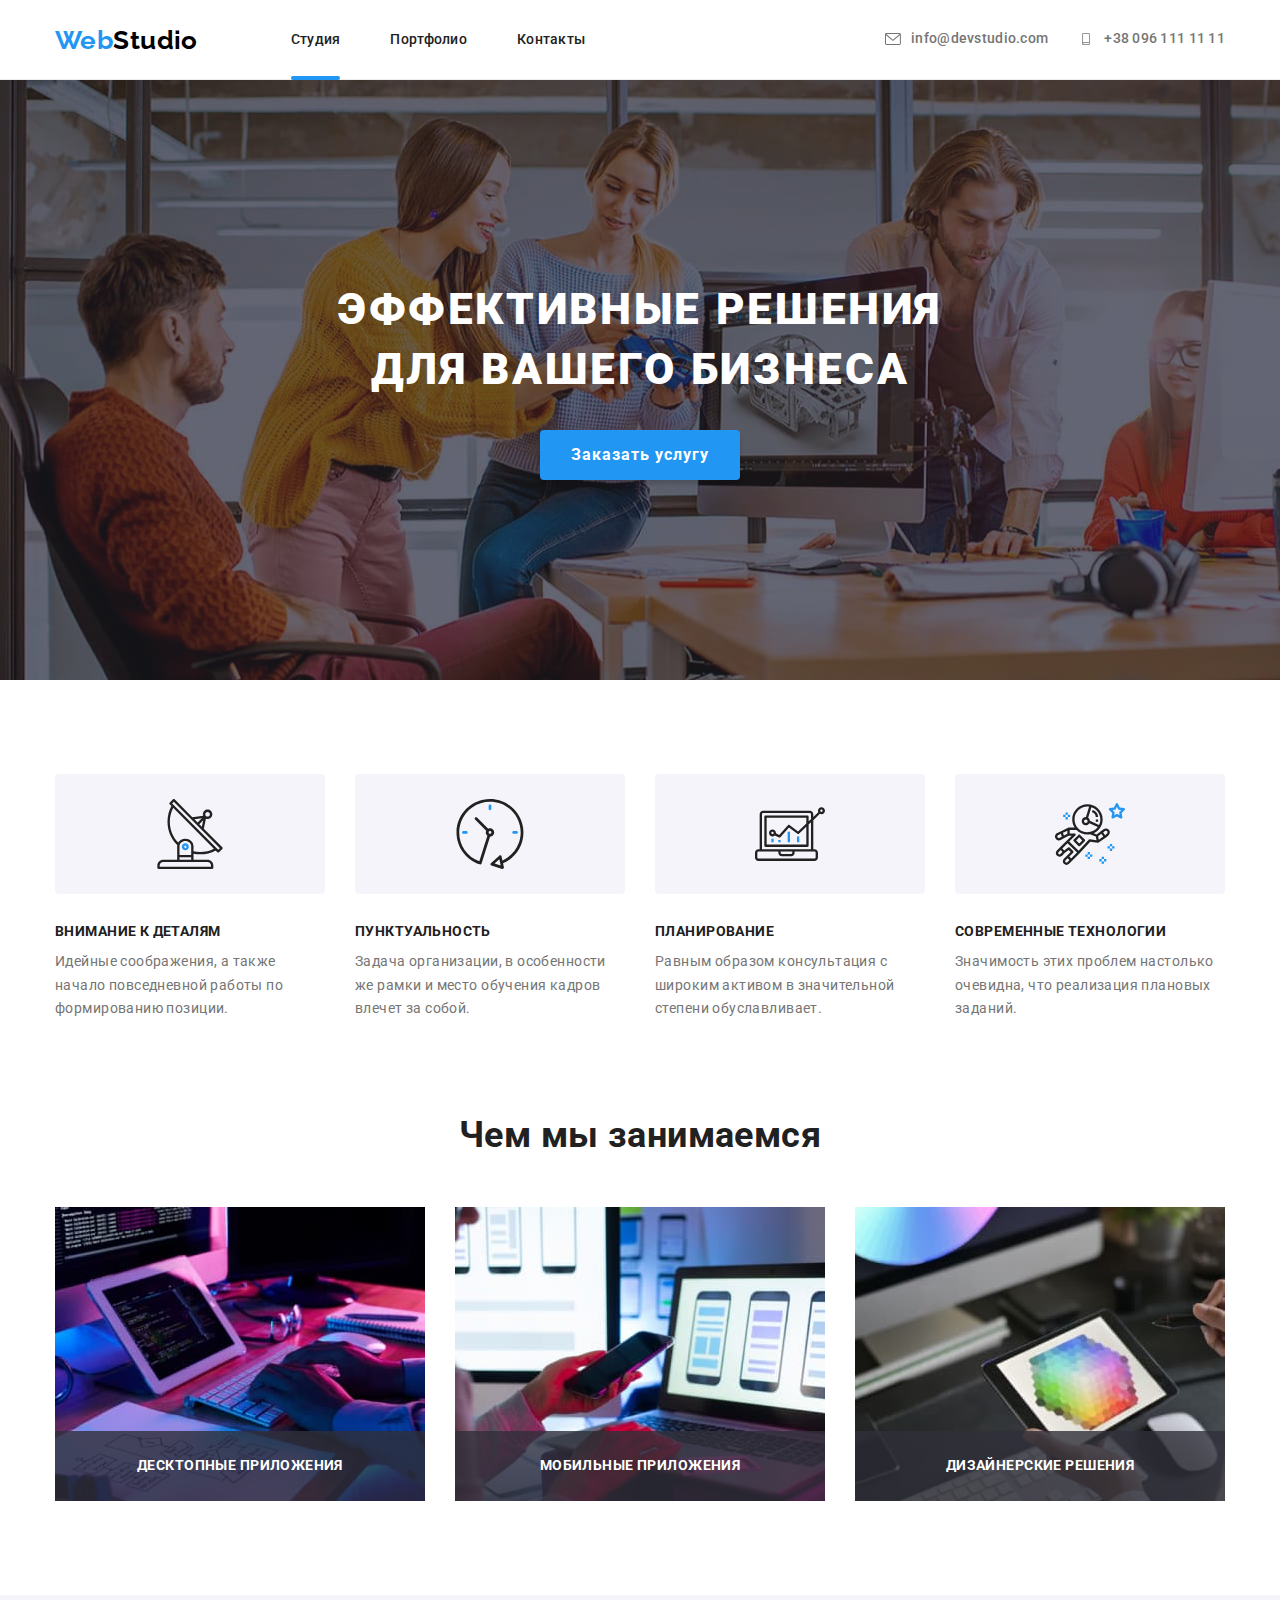
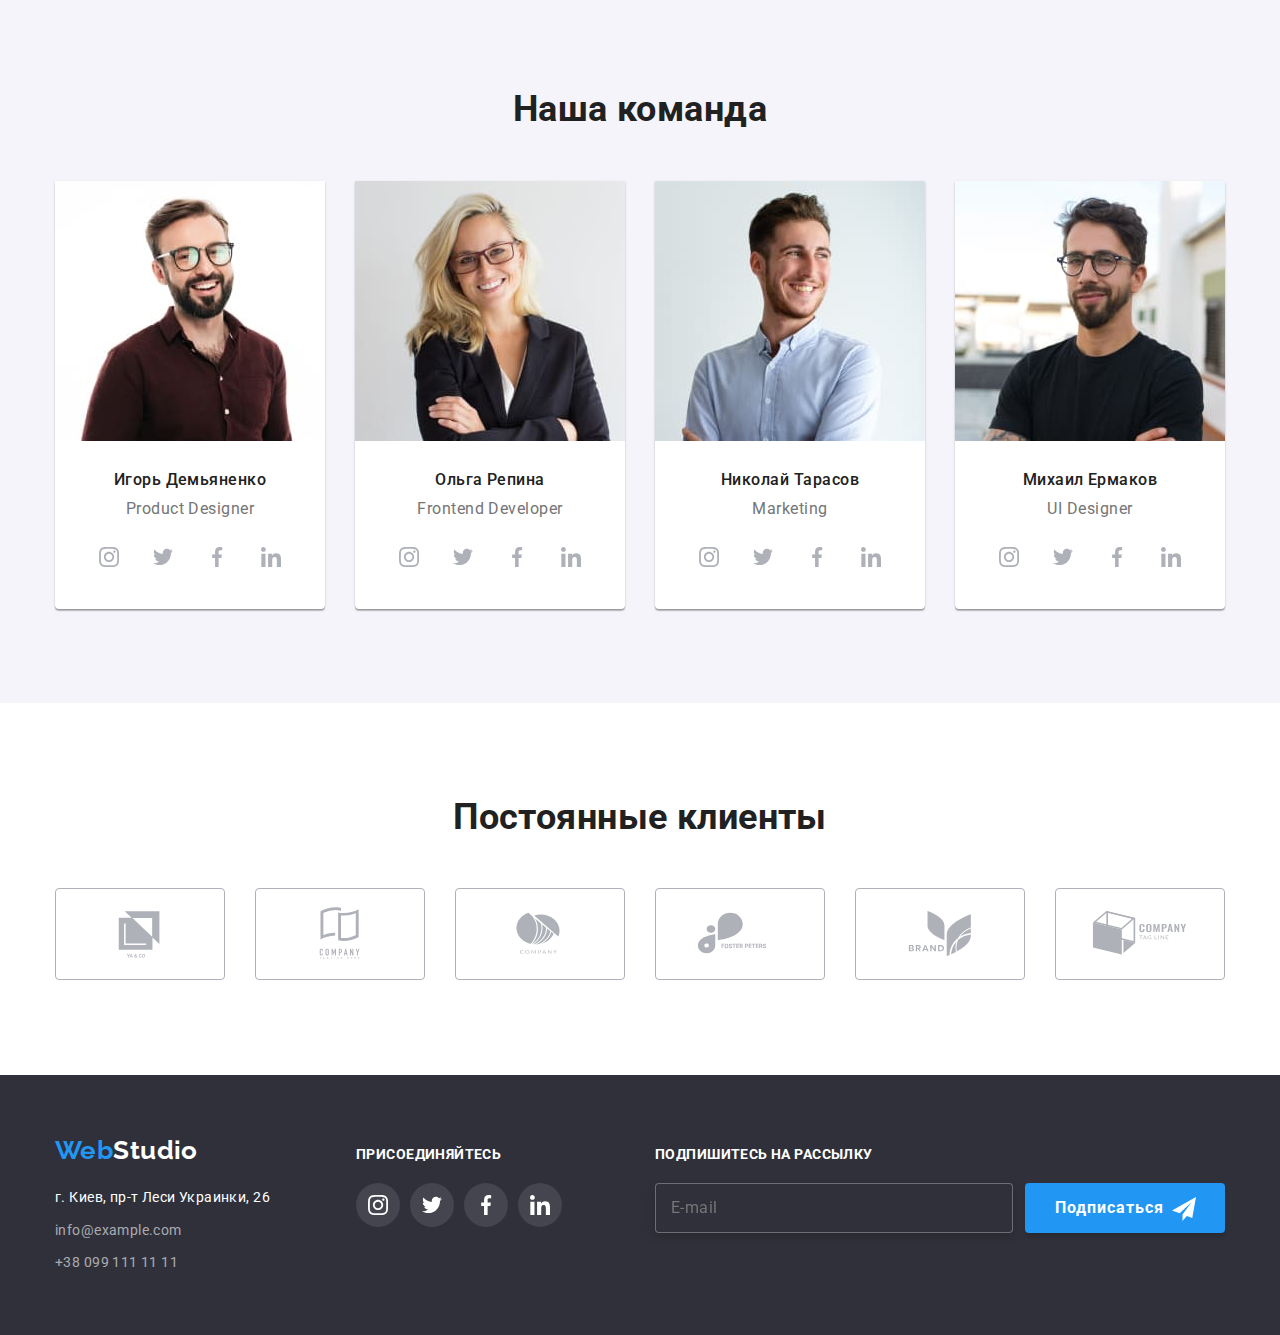
<file: index.html>
<!DOCTYPE html>
<html lang="ru">

<head>
    <meta charset="UTF-8">
    <meta http-equiv="X-UA-Compatible" content="IE=edge">
    <meta name="viewport" content="width=device-width, initial-scale=1.0">
    <title>Студия</title>

    <link rel="preconnect" href="https://fonts.googleapis.com">
    <link rel="preconnect" href="https://fonts.gstatic.com" crossorigin>
    <link
        href="https://fonts.googleapis.com/css2?family=Raleway:wght@700&family=Roboto:wght@400;500;700;900&display=swap"
        rel="stylesheet">

    <link rel="stylesheet" href="./css/main.min.css">
</head>

<body>

    <!-- Шапка страницы -->
    <header class="header">
        <div class="container header-container">
            <!-- логотип и навигация -->
            <nav class="header-nav">

                <a href="/" class="logo">
                    Web<span class="logo-header--color">Studio</span>
                </a>

                <ul class="site-nav list">
                    <li class="site-nav__item">
                        <a href="" class="site-nav__link site-nav__link--active">Студия</a>
                    </li>
                    <li class="site-nav__item">
                        <a href="./portfolio.html" class="site-nav__link">Портфолио</a>
                    </li>
                    <li class="site-nav__item">
                        <a href="" class="site-nav__link">Контакты</a>
                    </li>
                </ul>

            </nav>

            <ul class="header-contacts list">
                <li class="header-contacts__item">
                    <a href="mailto:info@devstudio.com" class="header-contacts__link ">
                        <svg class="header-icon__button">
                            <use href="./images/sprite.svg#ico-envelope"></use>
                        </svg>
                        info@devstudio.com
                    </a>
                </li>
                <li class="header-contacts__item">
                    <a href="tel:+380961111111" class="header-contacts__link ">
                        <svg class="header-icon__button">
                            <use href="./images/sprite.svg#ico-smartphone"></use>
                        </svg>
                        +38 096 111 11 11
                    </a>
                </li>
            </ul>
            
        </div>

        <div class="header-line__bottom"></div>
    </header>

    <main>
        <!-- Герой -->
        <section class="section hero">
            <div class="container">
                <h1 class="hero-title">Эффективные решения<br /> для вашего бизнеса</h1>
                <button type="button" class="hero-btn" data-modal-open>Заказать услугу</button>
            </div>
        </section>

        <!-- Особенности -->
        <section class="section feature">
            <div class="container">
                <h2 hidden>Особенности</h2>
                <ul class="feature-list list">
                    <li class="feature-list__item">
                        <div class="feature-icon">
                            <svg class="feature-icon__svg">
                                <use href="./images/sprite.svg#ico-antenna"></use>
                            </svg>
                        </div>
                        <h3 class="feature-list__title">Внимание к деталям</h3>
                        <p class="feature-list__text">
                            Идейные соображения, а также начало повседневной работы по формированию позиции.
                        </p>
                    </li>
                    <li class="feature-list__item">
                        <div class="feature-icon">
                            <svg class="feature-icon__svg">
                                <use href="./images/sprite.svg#ico-clock">
                                </use>
                            </svg>
                        </div>
                        <h3 class="feature-list__title">Пунктуальность</h3>
                        <p class="feature-list__text">
                            Задача организации, в особенности же рамки и место обучения кадров влечет за собой.
                        </p>
                    </li>
                    <li class="feature-list__item">
                        <div class="feature-icon">
                            <svg class="feature-icon__svg">
                                <use href="./images/sprite.svg#ico-diagram"></use>
                            </svg>
                        </div>
                        <h3 class="feature-list__title">Планирование</h3>
                        <p class="feature-list__text">
                            Равным образом консультация с широким активом в значительной степени обуславливает.
                        </p>
                    </li>
                    <li class="feature-list__item">
                        <div class="feature-icon">
                            <svg class="feature-icon__svg">
                                <use href="./images/sprite.svg#ico-astronaut"></use>
                            </svg>
                        </div>
                        <h3 class="feature-list__title">Современные технологии</h3>
                        <p class="feature-list__text">
                            Значимость этих проблем настолько очевидна, что реализация плановых заданий.
                        </p>
                    </li>
                </ul>
            </div>
        </section>

        <!-- Чем мы занимаемся-->

        <section class="section doing-work">
            <div class="container">
                <h2 class="doing-work__title">Чем мы занимаемся</h2>
                <ul class="doing-work__list list">
                    <li class="doing-work__item">
                        <div class="doing-work__annexes">
                            <img src="./images/box.jpg" alt="разметка" width="370" height="294" class="doing-work__img">

                            <p class="doing-work__text">Десктопные приложения</p>
                        </div>
                    </li>
                    <li class="doing-work__item">
                        <div class="doing-work__annexes">
                            <img src="./images/phones.jpg" alt="верстка под телефоны" width="370" height="294"
                                class="doing-work__img">

                            <p class="doing-work__text">Мобильные приложения</p>
                        </div>
                    </li>
                    <li class="doing-work__item">
                        <div class="doing-work__annexes">
                            <img src="./images/tablet.jpg" alt="верстка под телефоны" width="370" height="294"
                                class="doing-work__img">
                            <p class="doing-work__text">Дизайнерские решения</p>
                        </div>
                    </li>

                </ul>
            </div>
        </section>

        <!-- Команда разработчиков -->
        <section class="section development-team">
            <div class="container">
                <h2 class="development-team__title">Наша команда</h2>
                <ul class="development-team__list list">
                    <li class="development-team__item">
                        <img src="./images/igor.jpg" alt="Игорь Демьяненко" width="270" height="260" class="development-team__img">
                        <div class="development-team__content">
                            <h3 class="development-team__name">Игорь Демьяненко</h3>
                            <p class="development-team__skills">Product Designer</p>
                        </div>

                        <!-- иконки на соц.сети -->
                        <ul class="social-network list">
                            <li class="social-network__item">
                                <a href="" class="social-network__link">
                                    <svg class="social-network__svg">
                                        <use href="./images/sprite.svg#ico-instagram"></use>
                                    </svg>
                                </a>
                            </li>
                            <li class="social-network__item">
                                <a href="" class="social-network__link">
                                    <svg class="social-network__svg">
                                        <use href="./images/sprite.svg#ico-twitter"></use>
                                    </svg>
                                </a>
                            </li>
                            <li class="social-network__item">
                                <a href="" class="social-network__link">
                                    <svg class="social-network__svg">
                                        <use href="./images/sprite.svg#ico-facebook"></use>
                                    </svg>
                                </a>
                            </li>
                            <li class="social-network__item">
                                <a href="" class="social-network__link">
                                    <svg class="social-network__svg">
                                        <use href="./images/sprite.svg#ico-linkedin"></use>
                                    </svg>
                                </a>
                            </li>
                        </ul>
                    </li>
                    <li class="development-team__item">
                        <img src="./images/olga.jpg" alt="Ольга Репина" width="270" height="260" class="development-team__img">
                        <div class="development-team__content">
                            <h3 class="development-team__name">Ольга Репина</h3>
                            <p class="development-team__skills">Frontend Developer</p>
                        </div>
                        <!-- иконки на соц.сети -->
                        <ul class="social-network list">
                            <li class="social-network__item">
                                <a href="" class="social-network__link">
                                    <svg class="social-network__svg">
                                        <use href="./images/sprite.svg#ico-instagram"></use>
                                    </svg>
                                </a>
                            </li>
                            <li class="social-network__item">
                                <a href="" class="social-network__link">
                                    <svg class="social-network__svg">
                                        <use href="./images/sprite.svg#ico-twitter"></use>
                                    </svg>
                                </a>
                            </li>
                            <li class="social-network__item">
                                <a href="" class="social-network__link">
                                    <svg class="social-network__svg">
                                        <use href="./images/sprite.svg#ico-facebook"></use>
                                    </svg>
                                </a>
                            </li>
                            <li class="social-network__item">
                                <a href="" class="social-network__link">
                                    <svg class="social-network__svg">
                                        <use href="./images/sprite.svg#ico-linkedin"></use>
                                    </svg>
                                </a>
                            </li>
                        </ul>
                    </li>
                    <li class="development-team__item">
                        <img src="./images/nikolay.jpg" alt="Николай Тарасов" width="270" height="260" class="development-team__img">
                        <div class="development-team__content">
                            <h3 class="development-team__name">Николай Тарасов</h3>
                            <p class="development-team__skills">Marketing</p>
                        </div>
                        <!-- иконки на соц.сети -->
                        <ul class="social-network list">
                            <li class="social-network__item">
                                <a href="" class="social-network__link">
                                    <svg class="social-network__svg">
                                        <use href="./images/sprite.svg#ico-instagram"></use>
                                    </svg>
                                </a>
                            </li>
                            <li class="social-network__item">
                                <a href="" class="social-network__link">
                                    <svg class="social-network__svg">
                                        <use href="./images/sprite.svg#ico-twitter"></use>
                                    </svg>
                                </a>
                            </li>
                            <li class="social-network__item">
                                <a href="" class="social-network__link">
                                    <svg class="social-network__svg">
                                        <use href="./images/sprite.svg#ico-facebook"></use>
                                    </svg>
                                </a>
                            </li>
                            <li class="social-network__item">
                                <a href="" class="social-network__link">
                                    <svg class="social-network__svg">
                                        <use href="./images/sprite.svg#ico-linkedin"></use>
                                    </svg>
                                </a>
                            </li>
                        </ul>
                    </li>
                    <li class="development-team__item">
                        <img src="./images/mikhail.jpg" alt="Михаил Ермаков" width="270" height="260" class="development-team__img">
                        <div class="development-team__content">
                            <h3 class="development-team__name">Михаил Ермаков</h3>
                            <p class="development-team__skills">UI Designer</p>
                        </div>
                        <!-- иконки на соц.сети -->
                        <ul class="social-network list">
                            <li class="social-network__item">
                                <a href="" class="social-network__link">
                                    <svg class="social-network__svg">
                                        <use href="./images/sprite.svg#ico-instagram"></use>
                                    </svg>
                                </a>
                            </li>
                            <li class="social-network__item">
                                <a href="" class="social-network__link">
                                    <svg class="social-network__svg">
                                        <use href="./images/sprite.svg#ico-twitter"></use>
                                    </svg>
                                </a>
                            </li>
                            <li class="social-network__item">
                                <a href="" class="social-network__link">
                                    <svg class="social-network__svg">
                                        <use href="./images/sprite.svg#ico-facebook"></use>
                                    </svg>
                                </a>
                            </li>
                            <li class="social-network__item">
                                <a href="" class="social-network__link">
                                    <svg class="social-network__svg">
                                        <use href="./images/sprite.svg#ico-linkedin"></use>
                                    </svg>
                                </a>
                            </li>
                        </ul>
                    </li>
                </ul>
            </div>
        </section>

        <!-- Постоянные клиенты -->
        <section class="section customers">
            <div class="container customers-reg">
                <h2 class="customers-reg__title">Постоянные клиенты</h2>
                <ul class="customers-reg__list list">
                    <li class="customers-reg__item">
                        <a href="" class="customers-reg__link">
                            <svg class="customers-reg__icon">
                                <use href="./images/sprite.svg#ico-Logo-2">

                                </use>
                            </svg>
                        </a>
                    </li>
                    <li class="customers-reg__item">
                        <a href="" class="customers-reg__link">
                            <svg class="customers-reg__icon">
                                <use href="./images/sprite.svg#ico-Logo-1-1">

                                </use>
                            </svg>
                        </a>
                    </li>
                    <li class="customers-reg__item">
                        <a href="" class="customers-reg__link">
                            <svg class="customers-reg__icon">
                                <use href="./images/sprite.svg#ico-Logo-3">

                                </use>
                            </svg>
                        </a>
                    </li>
                    <li class="customers-reg__item">
                        <a href="" class="customers-reg__link">
                            <svg class="customers-reg__icon">
                                <use href="./images/sprite.svg#ico-Logo-4">

                                </use>
                            </svg>
                        </a>
                    </li>
                    <li class="customers-reg__item">
                        <a href="" class="customers-reg__link">
                            <svg class="customers-reg__icon">
                                <use href="./images/sprite.svg#ico-Logo-5">

                                </use>
                            </svg>
                        </a>
                    </li>
                    <li class="customers-reg__item">
                        <a href="" class="customers-reg__link">
                            <svg class="customers-reg__icon">
                                <use href="./images/sprite.svg#ico-Logo-6">

                                </use>
                            </svg>
                        </a>
                    </li>
                </ul>

            </div>

        </section>
    </main>

    <!-- Футер -->
    <footer class="footer">
        <div class="container footer-container">
            <div class="footer-contacts">

                <div class="footer-logo">
                    <a href="/" class="logo">
                        Web<span class="logo-footer--color">Studio</span>
                    </a>
                </div>

                <!-- адрес, контакты -->
                <address>
                    <ul class="footer-address list">
                        <li class="footer-address__item">
                            <a href="https://goo.gl/maps/6sR1YWTJnG8Z933q6" target="_blank" rel="noreferrer noopener"
                                class="footer-address__link">
                                г. Киев, пр-т Леси Украинки, 26
                            </a>
                        </li>
                        <li class="footer-address__item">
                            <a href="mailto:info@example.com" class="footer-address__link footer-address__link--grey">info@example.com</a>
                        </li>
                        <li class="footer-address__item">
                            <a href="tel:+380991111111" class="footer-address__link footer-address__link--grey">+38 099 111 11 11</a>
                        </li>
                    </ul>
                </address>
            </div>

            <!-- присоединяйтесь -->
            <div class="footer-join">
                <h4 class="footer-join__title">присоединяйтесь</h4>
                <ul class="join-social list">
                    <li class="social-network__item">
                        <a href="" class="social-network__link social-network__link--grey">
                            <svg class="social-network__svg">
                                <use href="./images/sprite.svg#ico-instagram"></use>
                            </svg>
                        </a>
                    </li>
                    <li class="social-network__item">
                        <a href="" class="social-network__link social-network__link--grey">
                            <svg class="social-network__svg">
                                <use href="./images/sprite.svg#ico-twitter"></use>
                            </svg>
                        </a>
                    </li>
                    <li class="social-network__item">
                        <a href="" class="social-network__link social-network__link--grey">
                            <svg class="social-network__svg">
                                <use href="./images/sprite.svg#ico-facebook"></use>
                            </svg>
                        </a>
                    </li>
                    <li class="social-network__item">
                        <a href="" class="social-network__link social-network__link--grey">
                            <svg class="social-network__svg">
                                <use href="./images/sprite.svg#ico-linkedin"></use>
                            </svg>
                        </a>
                    </li>
                </ul>
            </div>

            <!-- Подпишитесь -->
            <div class="footer-subscribe">
                <h4 class="footer-subscribe__title">Подпишитесь на рассылку</h4>
                <form action="#" class="subscribe-form" autocomplete="off">
                    <input type="email" class="subscribe-form__mail" name="email" placeholder="E-mail">
                    <button class="hero-btn subscribe-form__btn">Подписаться
                        <svg class="subscribe-form__svg" width="24" height="24">
                            <use href="./images/sprite.svg#icon-send">

                            </use>
                        </svg>
                    </button>
                </form>
            </div>
        </div>
    </footer>

    <!-- Модалка -->
    <div class="backdrop is-hidden" data-modal>
        <div class="modal">
            <button class="modal-btn" data-modal-close>
                <svg class="btn-close">
                    <use href="./images/sprite.svg#icon-close">

                    </use>
                </svg>

            </button>
                <p class="modal-text__details">Оставьте свои данные, мы вам перезвоним</p>
                <form action="#" class="form-modal" autocomplete="off">
                    <div class="modal-form__field">
                            <label for="name" class="modal-form__label">Имя</label>
                            <div class="modal-form__container">
                                <input type="text" class="modal-form__input" id="name" name="user-name">
                                <svg class="modal-form__icon">
                                    <use href="./images/sprite.svg#icon-person">

                                    </use>
                                </svg>
                            </div>
                    </div>
                    <div class="modal-form__field">
                        <label for="tel" class="modal-form__label">Телефон</label>
                            <div class="modal-form__container">
                                <input type="tel" class="modal-form__input" id="tel" name="tel">
                                <svg class="modal-form__icon">
                                    <use href="./images/sprite.svg#icon-phone">

                                    </use>
                                </svg>
                            </div>
                    </div>    
                    <div class="modal-form__field">
                            <label for="mail" class="modal-form__label">Почта</label>
                            <div class="modal-form__container">
                                <input type="email" class="modal-form__input" id="mail" name="email">
                                <svg class="modal-form__icon">
                                    <use href="./images/sprite.svg#icon-email">

                                    </use>
                                </svg>
                            </div>
                    </div>
                    <div class="modal-form__field">
                        <label for="text" class="modal-form__label">Комментарий</label>
                        <textarea name="text" id="text" placeholder="Введите текст" class="modal-form__input modal-form__text"></textarea>
                    </div>     
                    <label class="modal-form__policy">
                        <input type="checkbox" class="modal-form__check visualy-hidden" name="policy">
                        <span class="modal-form__item-check">
                            <svg class="modal-form__check-icon" width="11" height="8">
                                <use href="./images/sprite.svg#icon-vector">
                            
                                </use>
                            </svg>
                        </span>
                        Соглашаюсь с рассылкой и принимаю <a class="modal-form__contract" href="">Условия договора</a>
                    
                    </label>
                
                    <button class="send-btn active">Отправить</button>
                </form>
        </div>
    </div>

    <!-- Вся твоя разметка, включая разметку модалки -->

    <!-- Ставим перед закрывающим тегом body -->
    <script src="./js/modal.js"></script>
</body>

</html>
</file>
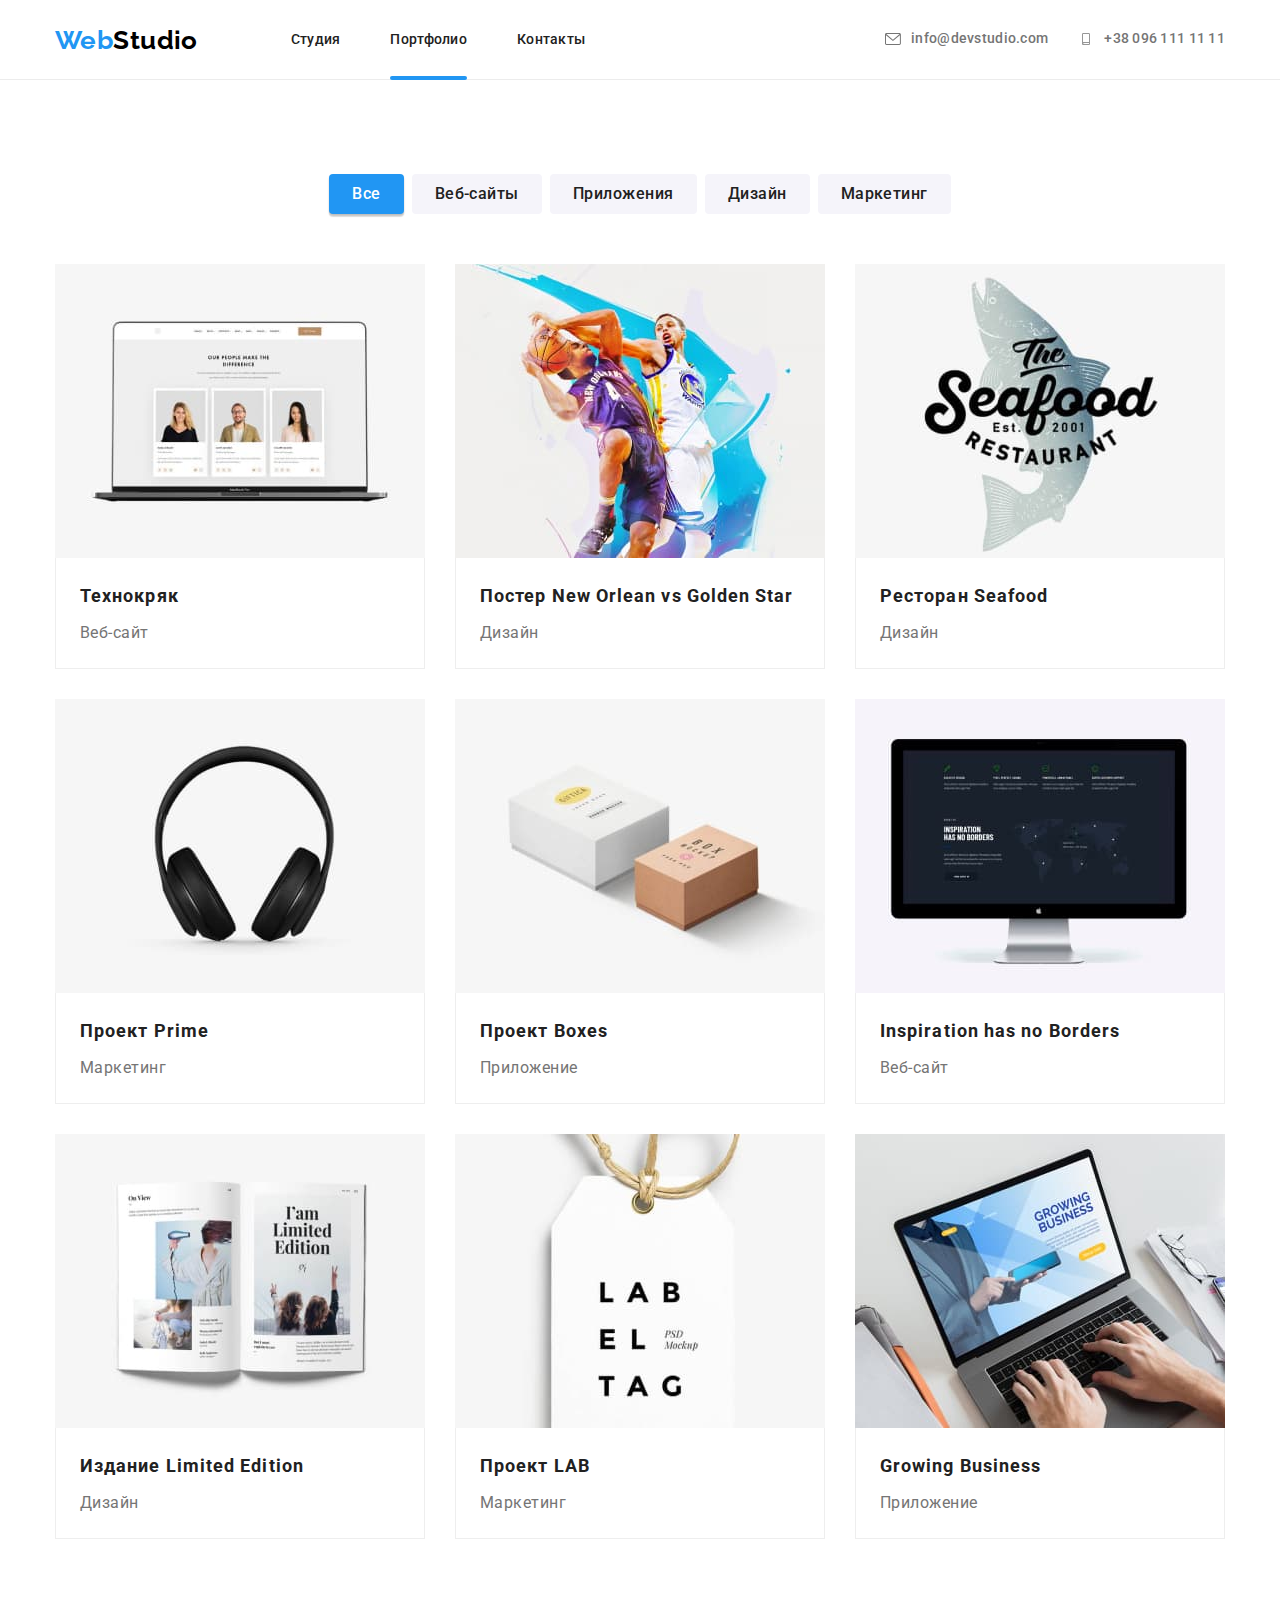
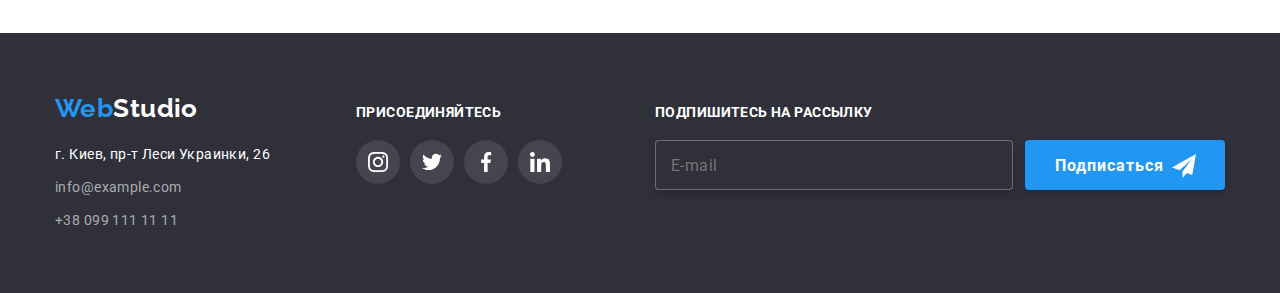
<file: portfolio.html>
<!DOCTYPE html>
<html lang="ru">

<head>
    <meta charset="UTF-8">
    <meta http-equiv="X-UA-Compatible" content="IE=edge">
    <meta name="viewport" content="width=device-width, initial-scale=1.0">
    <title>Студия</title>

    <link rel="preconnect" href="https://fonts.googleapis.com">
    <link rel="preconnect" href="https://fonts.gstatic.com" crossorigin>
    <link
        href="https://fonts.googleapis.com/css2?family=Raleway:wght@700&family=Roboto:wght@400;500;700;900&display=swap"
        rel="stylesheet">

    <link rel="stylesheet" href="./css/main.min.css">
</head>

<body>
    
    <!-- Шапка страницы -->
    <header class="header">
        <div class="container header-container">
            <!-- логотип и навигация -->
            <nav class="header-nav">
    
                <a href="/" class="logo">
                    Web<span class="logo-header--color">Studio</span>
                </a>
    
                <ul class="site-nav list">
                    <li class="site-nav__item">
                        <a href="index.html" class="site-nav__link ">Студия</a>
                    </li>
                    <li class="site-nav__item">
                        <a href="./portfolio.html" class="site-nav__link site-nav__link--active">Портфолио</a>
                    </li>
                    <li class="site-nav__item">
                        <a href="" class="site-nav__link">Контакты</a>
                    </li>
                </ul>
    
            </nav>
    
            <ul class="header-contacts list">
                <li class="header-contacts__item">
                    <a href="mailto:info@devstudio.com" class="header-contacts__link ">
                        <svg class="header-icon__button">
                            <use href="./images/sprite.svg#ico-envelope"></use>
                        </svg>
                        info@devstudio.com
                    </a>
                </li>
                <li class="header-contacts__item">
                    <a href="tel:+380961111111" class="header-contacts__link ">
                        <svg class="header-icon__button">
                            <use href="./images/sprite.svg#ico-smartphone"></use>
                        </svg>
                        +38 096 111 11 11
                    </a>
                </li>
            </ul>
    
        </div>
    
        <div class="header-line__bottom"></div>
    </header>

    <!-- Тело -->
    <main>
        <section class="section content">
            <div class="container portfolio__container">
                <h1 hidden>Контент</h1>
                <ul class="portfolio-filter list">
                    <li class="portfolio-filter__item"><button type="button" class="filter-btn active">Все</button></li>
                    <li class="portfolio-filter__item"><button type="button" class="filter-btn">Веб-сайты</button></li>
                    <li class="portfolio-filter__item"><button type="button" class="filter-btn">Приложения</button></li>
                    <li class="portfolio-filter__item"><button type="button" class="filter-btn">Дизайн</button></li>
                    <li class="portfolio-filter__item"><button type="button" class="filter-btn">Маркетинг</button></li>
                </ul>
                <ul class="portfolio-content list">
                    <li class="portfolio-content__list">
                        <a href="" class="content-card">
                            <div class="content-card__image">
                                <img src="./images/portfolio/tehno.jpg" alt="технокряк" width="370">
                                <p class="content-card__image-text">Технокряк это современная площадка распространения коронавируса. Компании используют эту платформу для цифрового
                                шпионажа и атак на защищённые сервера конкурентов.</p>
                            </div>
                            <div class="content-card__description">
                                <h2 class="content-card__title">Технокряк</h2>
                                <p class="content-card__text">Веб-сайт</p>
                            </div>
                        </a>
                    </li>
                    <li class="portfolio-content__list">
                        <a href="" class="content-card">
                            <div class="content-card__image">
                                <img src="./images/portfolio/golden-star.jpg" alt="постер голден стар" width="370">
                                <p class="content-card__image-text">Технокряк это современная площадка распространения коронавируса. Компании используют эту платформу
                                    для цифрового
                                    шпионажа и атак на защищённые сервера конкурентов.</p>
                            </div> 
                            <div class="content-card__description">
                                <h2 class="content-card__title">Постер New Orlean vs Golden Star</h2>
                                <p class="content-card__text">Дизайн</p>
                            </div>
                        </a>
                    </li>
                    <li class="portfolio-content__list">
                        <a href="" class="content-card">
                            <div class="content-card__image">
                                <img src="./images/portfolio/seefood.jpg" alt="ресторан сифуд" width="370">
                                <p class="content-card__image-text">Технокряк это современная площадка распространения коронавируса. Компании используют
                                    эту платформу
                                    для цифрового
                                    шпионажа и атак на защищённые сервера конкурентов.</p>
                            </div>
                            <div class="content-card__description">
                                <h2 class="content-card__title">Ресторан Seafood</h2>
                                <p class="content-card__text">Дизайн</p>
                            </div>
                        </a>
                    </li>
                    <li class="portfolio-content__list">
                        <a href="" class="content-card">
                            <div class="content-card__image">
                                <img src="./images/portfolio/prime.jpg" alt="прайм" width="370">
                                <p class="content-card__image-text">Технокряк это современная площадка распространения коронавируса. Компании используют
                                    эту платформу
                                    для цифрового
                                    шпионажа и атак на защищённые сервера конкурентов.</p>
                            </div>
                            <div class="content-card__description">
                                <h2 class="content-card__title">Проект Prime</h2>
                                <p class="content-card__text">Маркетинг</p>
                            </div>
                        </a>
                    </li>
                    <li class="portfolio-content__list">
                        <a href="" class="content-card">
                            <div class="content-card__image">
                                <img src="./images/portfolio/boxes.jpg" alt="коробки" width="370">
                                <p class="content-card__image-text">Технокряк это современная площадка распространения коронавируса. Компании используют
                                    эту платформу
                                    для цифрового
                                    шпионажа и атак на защищённые сервера конкурентов.</p>
                            </div>
                            <div class="content-card__description">
                                <h2 class="content-card__title">Проект Boxes</h2>
                                <p class="content-card__text">Приложение</p>
                            </div>
                        </a>
                    </li>
                    <li class="portfolio-content__list">
                        <a href="" class="content-card">
                            <div class="content-card__image">
                                <img src="./images/portfolio/inspiration.jpg" alt="веб-сайт" width="370">
                                <p class="content-card__image-text">Технокряк это современная площадка распространения коронавируса. Компании используют
                                    эту платформу
                                    для цифрового
                                    шпионажа и атак на защищённые сервера конкурентов.</p>
                            </div>
                            <div class="content-card__description">
                                <h2 class="content-card__title">Inspiration has no Borders</h2>
                                <p class="content-card__text">Веб-сайт</p>
                            </div>
                        </a>
                    </li>
                    <li class="portfolio-content__list">
                        <a href="" class="content-card">
                            <div class="content-card__image">
                                <img src="./images/portfolio/limited.jpg" alt="журнал" width="370">
                                <p class="content-card__image-text">Технокряк это современная площадка распространения коронавируса. Компании используют
                                    эту платформу
                                    для цифрового
                                    шпионажа и атак на защищённые сервера конкурентов.</p>
                            </div>
                            <div class="content-card__description">
                                <h2 class="content-card__title">Издание Limited Edition</h2>
                                <p class="content-card__text">Дизайн</p>
                            </div>
                        </a>
                    </li>
                    <li class="portfolio-content__list">
                        <a href="" class="content-card">
                            <div class="content-card__image">
                                <img src="./images/portfolio/lab.jpg" alt="проект" width="370">
                                <p class="content-card__image-text">Технокряк это современная площадка распространения коронавируса. Компании используют
                                    эту платформу
                                    для цифрового
                                    шпионажа и атак на защищённые сервера конкурентов.</p>
                            </div>
                            <div class="content-card__description">
                                <h2 class="content-card__title">Проект LAB</h2>
                                <p class="content-card__text">Маркетинг</p>
                            </div>
                        </a>
                    </li>
                    <li class="portfolio-content__list">
                        <a href="" class="content-card">
                            <div class="content-card__image">
                                <img src="./images/portfolio/busines.jpg" alt="бизнес страничка" width="370">
                                <p class="content-card__image-text">Технокряк это современная площадка распространения коронавируса. Компании используют
                                    эту платформу
                                    для цифрового
                                    шпионажа и атак на защищённые сервера конкурентов.</p>
                            </div>
                            <div class="content-card__description">
                                <h2 class="content-card__title">Growing Business</h2>
                                <p class="content-card__text">Приложение</p>
                            </div>
                        </a>
                    </li>
                    
                </ul>
            </div>
        </section>
    </main>

    <!-- Футер -->
    <footer class="footer">
        <div class="container footer-container">
            <div class="footer-contacts">
    
                <div class="footer-logo">
                    <a href="/" class="logo">
                        Web<span class="logo-footer--color">Studio</span>
                    </a>
                </div>
    
                <!-- адрес, контакты -->
                <address>
                    <ul class="footer-address list">
                        <li class="footer-address__item">
                            <a href="https://goo.gl/maps/6sR1YWTJnG8Z933q6" target="_blank" rel="noreferrer noopener"
                                class="footer-address__link">
                                г. Киев, пр-т Леси Украинки, 26
                            </a>
                        </li>
                        <li class="footer-address__item">
                            <a href="mailto:info@example.com"
                                class="footer-address__link footer-address__link--grey">info@example.com</a>
                        </li>
                        <li class="footer-address__item">
                            <a href="tel:+380991111111" class="footer-address__link footer-address__link--grey">+38 099 111
                                11 11</a>
                        </li>
                    </ul>
                </address>
            </div>
    
            <!-- присоединяйтесь -->
            <div class="footer-join">
                <h4 class="footer-join__title">присоединяйтесь</h4>
                <ul class="join-social list">
                    <li class="social-network__item">
                        <a href="" class="social-network__link social-network__link--grey">
                            <svg class="social-network__svg">
                                <use href="./images/sprite.svg#ico-instagram"></use>
                            </svg>
                        </a>
                    </li>
                    <li class="social-network__item">
                        <a href="" class="social-network__link social-network__link--grey">
                            <svg class="social-network__svg">
                                <use href="./images/sprite.svg#ico-twitter"></use>
                            </svg>
                        </a>
                    </li>
                    <li class="social-network__item">
                        <a href="" class="social-network__link social-network__link--grey">
                            <svg class="social-network__svg">
                                <use href="./images/sprite.svg#ico-facebook"></use>
                            </svg>
                        </a>
                    </li>
                    <li class="social-network__item">
                        <a href="" class="social-network__link social-network__link--grey">
                            <svg class="social-network__svg">
                                <use href="./images/sprite.svg#ico-linkedin"></use>
                            </svg>
                        </a>
                    </li>
                </ul>
            </div>
    
            <!-- Подпишитесь -->
            <div class="footer-subscribe">
                <h4 class="footer-subscribe__title">Подпишитесь на рассылку</h4>
                <form action="#" class="subscribe-form" autocomplete="off">
                    <input type="email" class="subscribe-form__mail" name="email" placeholder="E-mail">
                    <button class="hero-btn subscribe-form__btn">Подписаться
                        <svg class="subscribe-form__svg" width="24" height="24">
                            <use href="./images/sprite.svg#icon-send">
    
                            </use>
                        </svg>
                    </button>
                </form>
            </div>
        </div>
    </footer>

</body>

</html>
</file>
<file: css/main.min.css>
/*! modern-normalize v1.1.0 | MIT License | https://github.com/sindresorhus/modern-normalize */*,::before,::after{box-sizing:border-box}html{line-height:1.15;-webkit-text-size-adjust:100%;-moz-tab-size:4;tab-size:4}body{margin:0;font-family:system-ui,-apple-system,"Segoe UI",Roboto,Helvetica,Arial,sans-serif,"Apple Color Emoji","Segoe UI Emoji"}hr{height:0;color:inherit}abbr[title]{text-decoration:underline dotted}b,strong{font-weight:bolder}code,kbd,samp,pre{font-family:ui-monospace, SFMono-Regular, Consolas, 'Liberation Mono', Menlo, monospace;font-size:1em}small{font-size:80%}sub,sup{font-size:75%;line-height:0;position:relative;vertical-align:baseline}sub{bottom:-0.25em}sup{top:-0.5em}table{text-indent:0;border-color:inherit}button,input,optgroup,select,textarea{font-family:inherit;font-size:100%;line-height:1.15;margin:0}button,select{text-transform:none}button,[type='button'],[type='reset'],[type='submit']{-webkit-appearance:button}::-moz-focus-inner{border-style:none;padding:0}:-moz-focusring{outline:1px dotted ButtonText}:-moz-ui-invalid{box-shadow:none}legend{padding:0}progress{vertical-align:baseline}::-webkit-inner-spin-button,::-webkit-outer-spin-button{height:auto}[type='search']{-webkit-appearance:textfield;outline-offset:-2px}::-webkit-search-decoration{-webkit-appearance:none}::-webkit-file-upload-button{-webkit-appearance:button;font:inherit}summary{display:list-item}:root{--main-color: #212121;--secondary-color: #757575;--acent-color: #2196f3;--white-color: #ffffff;--secondary-color-fon: #2f303a;--indent-set-gup: 30px;--cubic-bazier: cubic-bezier(0.4, 0, 0.2, 1)}body{background-color:var(--white-color);font-family:Roboto, sans-serif;color:var(--main-color);letter-spacing:0.03em;font-size:14px}p,h1,h2,h3,h4,h5,h6{margin:0}button{cursor:pointer}img{display:block;max-width:100%;height:auto}.list{list-style:none;margin:0;padding:0}.visualy-hidden{appearance:none}.container{width:1200px;padding-left:15px;padding-right:15px;margin-left:auto;margin-right:auto}.section{padding-top:94px;padding-bottom:94px}.doing-work__title,.development-team__title,.customers-reg__title{font-weight:700;font-size:36px;line-height:1.16;text-align:center;margin-bottom:50px}.footer-join__title,.footer-subscribe__title{margin-bottom:20px;line-height:1.14;text-transform:uppercase;color:var(--white-color)}.header-container,.header-nav,.site-nav,.header-contacts,.feature-list,.feature-icon,.doing-work__list,.doing-work__text,.development-team__list,.customers-reg__list,.customers-reg__link,.social-network,.social-network__link,.footer-container,.join-social,.subscribe-form,.portfolio-filter,.portfolio-content,.modal-btn,.modal-form__policy,.modal-form__item-check{display:flex}.site-nav__link,.header-contacts__link{font-weight:500;line-height:1.14;letter-spacing:0.02em;text-decoration:none;color:var(--main-color);transition:color 250ms var(--cubic-bazier)}.site-nav__link:hover,.header-contacts__link:hover,.site-nav__link:focus,.header-contacts__link:focus{color:var(--acent-color)}.filter-btn,.send-btn{font-family:inherit;font-style:normal;font-weight:500;font-size:16px;line-height:1.62;letter-spacing:0.03em;color:var(--main-color);background-color:#f5f4fa;cursor:pointer;padding:6px 22px;background:#f5f4fa;border-radius:4px;border:1px solid transparent;transition:background-color 250ms var(--cubic-bazier),color 250ms var(--cubic-bazier)}.filter-btn.active,.send-btn.active{color:var(--white-color);background-color:var(--acent-color);box-shadow:0px 3px 1px rgba(0,0,0,0.1),0px 1px 2px rgba(0,0,0,0.08),0px 2px 2px rgba(0,0,0,0.12);border-radius:4px}.logo{font-family:Raleway, sans-serif;font-weight:700;font-size:26px;line-height:1.19;color:var(--acent-color);text-decoration:none}.logo-header--color{color:#000000}.footer-logo{margin-bottom:20px}.logo-footer--color{color:var(--white-color)}.header{position:relative}.header-container,.header-nav{align-items:center}.header-line__bottom{position:absolute;left:0px;bottom:0px;z-index:-1;width:100%;border-bottom:1px solid #ececec}.site-nav{margin-left:93px}.site-nav__item:nth-child(n+2){margin-left:50px}.site-nav__link{padding-top:32px;padding-bottom:32px;display:block}.site-nav__link--active{position:relative}.site-nav__link--active::after{content:'';background-color:var(--acent-color);height:4px;width:100%;display:flex;border-radius:2px;position:absolute;left:0;bottom:0}.header-contacts{margin-left:auto}.header-contacts__item:nth-child(n+2){margin-left:30px}.header-contacts__link{display:inline-flex;align-items:center;color:var(--secondary-color)}.header-icon__button{width:16px;height:12px;fill:currentColor;margin-right:10px}.hero{text-align:center;background-color:var(--secondary-color-fon);background-image:linear-gradient(to right, rgba(47,48,58,0.4), rgba(47,48,58,0.4)),url(../images/hero.jpg);max-width:1600px;margin:0 auto;padding-top:200px;padding-bottom:200px}.hero-title{font-weight:900;font-size:44px;line-height:1.36;letter-spacing:.06em;text-transform:uppercase;margin-bottom:30px;color:var(--white-color)}.hero-btn{font-weight:700;font-size:16px;line-height:1.87;letter-spacing:.06em;min-width:200px;min-height:50px;color:var(--white-color);background-color:var(--acent-color);box-shadow:0px 4px 4px rgba(0,0,0,0.15);border-radius:4px;border:1px solid transparent}.feature-list__item{width:270px;margin-left:30px}.feature-list__item:first-child{margin-left:0}.feature-icon{justify-content:center;align-items:center;height:120px;margin-bottom:30px;background-color:#f5f4fa;border-radius:4px}.feature-icon__svg{width:70px;height:70px}.feature-list__title{font-weight:700;font-size:14px;line-height:1.14;letter-spacing:.03em;margin-bottom:10px;text-transform:uppercase}.feature-list__text{line-height:1.71;color:var(--secondary-color)}.doing-work{padding-top:0}.doing-work__item:nth-child(n+2){margin-left:30px}.doing-work__annexes{position:relative}.doing-work__text{position:absolute;bottom:0;left:0;width:100%;height:70px;background:rgba(47,48,58,0.8);color:var(--white-color);align-items:center;justify-content:center;line-height:1.14;text-transform:uppercase;font-weight:bold}.development-team{background:#f5f4fa}.development-team__item:nth-child(n+2){margin-left:30px}.development-team__item{background-color:var(--white-color);box-shadow:0px 1px 3px rgba(0,0,0,0.12),0px 1px 1px rgba(0,0,0,0.14),0px 2px 1px rgba(0,0,0,0.2);border-radius:0px 0px 4px 4px;text-align:center}.development-team__content{padding-top:30px;margin-bottom:16px}.development-team__name{font-weight:500;font-size:16px;line-height:1.18;letter-spacing:.03em;margin-bottom:10px}.development-team__skills{font-weight:400;font-size:16px;line-height:1.18;letter-spacing:.03em;color:var(--secondary-color)}.customers-reg{height:184px}.customers-reg__list{justify-content:space-between}.customers-reg__link{align-items:center;justify-content:center;width:170px;height:92px;color:#afb1b8;border:1px solid #afb1b8;border-radius:4px;transition:color 250ms var(--cubic-bazier)}.customers-reg__link:hover,.customers-reg__link:focus{color:var(--acent-color);border:1px solid var(--acent-color)}.customers-reg__icon{width:106px;height:60px;fill:currentColor}.social-network{width:206px;height:44px;margin:0 auto;margin-bottom:30px}.social-network__item+.social-network__item{margin-left:10px}.social-network__link{align-items:center;justify-content:center;width:44px;height:44px;fill:#afb1b8;border-radius:50%;transition:fill 250ms var(--cubic-bazier),background-color 250ms var(--cubic-bazier)}.social-network__link:hover,.social-network__link:focus{fill:var(--white-color);background-color:var(--acent-color)}.social-network__svg{width:20px;height:20px}.social-network__link--grey{background:rgba(255,255,255,0.1);fill:var(--white-color)}.footer{background:var(--secondary-color-fon);padding-top:60px;padding-bottom:60px}.footer-container{align-items:baseline}.footer-contacts{width:231px}.footer-address__item{margin-bottom:9px}.footer-address__item:last-child{margin-bottom:0}.footer-address__link{font-style:normal;line-height:1.71;text-decoration:none;color:var(--white-color);transition:color 250ms var(--cubic-bazier)}.footer-address__link:hover,.footer-address__link:focus{color:var(--acent-color)}.footer-address__link--grey{color:rgba(255,255,255,0.6)}.footer-join{width:206px;height:80px;margin-left:70px}.footer-subscribe{width:570px;margin-left:93px}.subscribe-form{justify-content:space-between}.subscribe-form__mail{width:358px;height:50px;background-color:var(--secondary-color-fon);border:1px solid rgba(255,255,255,0.3);box-sizing:border-box;filter:drop-shadow(0px 4px 4px rgba(0,0,0,0.15));border-radius:4px;padding-left:15px;font-weight:400;font-size:16px;line-height:1.25;letter-spacing:.03em;color:rgba(255,255,255,0.6);cursor:pointer}.subscribe-form__mail:focus{outline:none}.subscribe-form__btn{position:relative;padding-left:29px;text-align:left}.subscribe-form__svg{position:absolute;top:13px;right:28px}.portfolio-filter{justify-content:center;margin-bottom:50px}.portfolio-filter__item{margin-left:8px}.portfolio-filter :first-child{margin-left:0px}.filter-btn:hover,.filter-btn:focus{color:var(--white-color);background-color:var(--acent-color);box-shadow:0px 3px 1px rgba(0,0,0,0.1),0px 1px 2px rgba(0,0,0,0.08),0px 2px 2px rgba(0,0,0,0.12)}.portfolio__container{padding-left:0;padding-right:0}.portfolio-content{flex-wrap:wrap;justify-content:center}.portfolio-content__list{flex-basis:calc( 100% / 3 - var(--indent-set-gup));margin-left:var(--indent-set-gup);margin-bottom:var(--indent-set-gup)}.portfolio-content__list:nth-child(3n+1){margin-left:0}.portfolio-content__list:nth-last-child(-n+3){margin-bottom:0}.content-card{display:block;text-decoration:none;transition:box-shadow 250ms var(--cubic-bazier)}.content-card:hover,.content-card:focus{box-shadow:0px 1px 1px rgba(0,0,0,0.12),0px 4px 4px rgba(0,0,0,0.06),1px 4px 6px rgba(0,0,0,0.16)}.content-card__image{position:relative;overflow:hidden}.content-card__image-text{position:absolute;top:0;left:0;color:var(--white-color);background:rgba(33,150,243,0.9);padding:63px 24px;font-weight:400;font-size:18px;line-height:1.56;letter-spacing:.03em;transform:translateY(100%);transition:transform 250ms var(--cubic-bazier)}.content-card:hover .content-card__image-text{transform:translateY(0)}.content-card__description{border-bottom:1px solid #eee;border-left:1px solid #eee;border-right:1px solid #eee;padding:20px 24px}.content-card__title{font-weight:700;font-size:18px;line-height:2;letter-spacing:.06em;color:var(--main-color);margin-bottom:4px}.content-card__text{font-weight:400;font-size:16px;line-height:1.87;letter-spacing:.03em;color:var(--secondary-color)}.backdrop{position:fixed;top:0;left:0;background-color:rgba(0,0,0,0.2);width:100vw;height:100vh;transition:opacity 500ms,visibility 500ms var(--cubic-bazier)}.backdrop.is-hidden{visibility:hidden;opacity:0;pointer-events:none}.backdrop.is-hidden .modal{transform:scale(0.75) rotate(180deg) translate(100%)}.modal{position:relative;width:528px;min-height:581px;padding:40px;position:absolute;top:50%;left:50%;transform:scale(1) rotate(0);transition:transform 500ms;transform:translate(-50%, -50%);background-color:var(--white-color)}.modal-btn{position:absolute;top:8px;right:8px;align-items:center;width:30px;height:30px;border-radius:50%;background:#ffffff;border:1px solid rgba(0,0,0,0.1)}.modal-text__details{font-weight:700;font-size:20px;line-height:1.15;letter-spacing:.03em;margin-bottom:12px;text-align:center}.modal-form__field{margin-bottom:10px}.modal-form__field:last-of-type{margin-bottom:20px}.modal-form__label{font-weight:400;font-size:12px;line-height:1.16;letter-spacing:.01em;margin-bottom:4px;display:block;color:var(--secondary-color)}.modal-form__container{position:relative;width:448px}.modal-form__input{width:100%;height:40px;border:1px solid rgba(33,33,33,0.2);border-radius:4px;padding-left:42px;outline:none;cursor:pointer;transition:border 250ms var(--cubic-bazier)}.modal-form__input:focus{border:1px solid var(--acent-color)}.modal-form__input:focus+.modal-form__icon{fill:var(--acent-color)}.modal-form__icon{width:18px;height:18px;position:absolute;top:11px;left:12px;transition:fill 250ms var(--cubic-bazier)}.modal-form__text{padding:12px 16px;height:120px;resize:none}.modal-form__text::placeholder{font-weight:400;font-size:12px;line-height:1.16;letter-spacing:.01em;color:rgba(117,117,117,0.5)}.modal-form__policy{align-items:center;justify-content:center;font-weight:400;font-size:14px;line-height:1.71;letter-spacing:.03em;color:var(--secondary-color)}.modal-form__item-check{width:16px;height:15px;border:2px solid var(--main-color);border-radius:2px;margin-right:8px;align-items:center;justify-content:center}.modal-form__check:checked+.modal-form__item-check{background-color:var(--acent-color);border:none}.modal-form__check-icon{fill:var(--white-color)}.modal-form__contract{margin-left:5px;color:var(--acent-color)}.send-btn.active{width:200px;height:50px;display:block;margin:30px auto 0 auto;text-align:center}
/*# sourceMappingURL=main.min.css.map */
</file>
